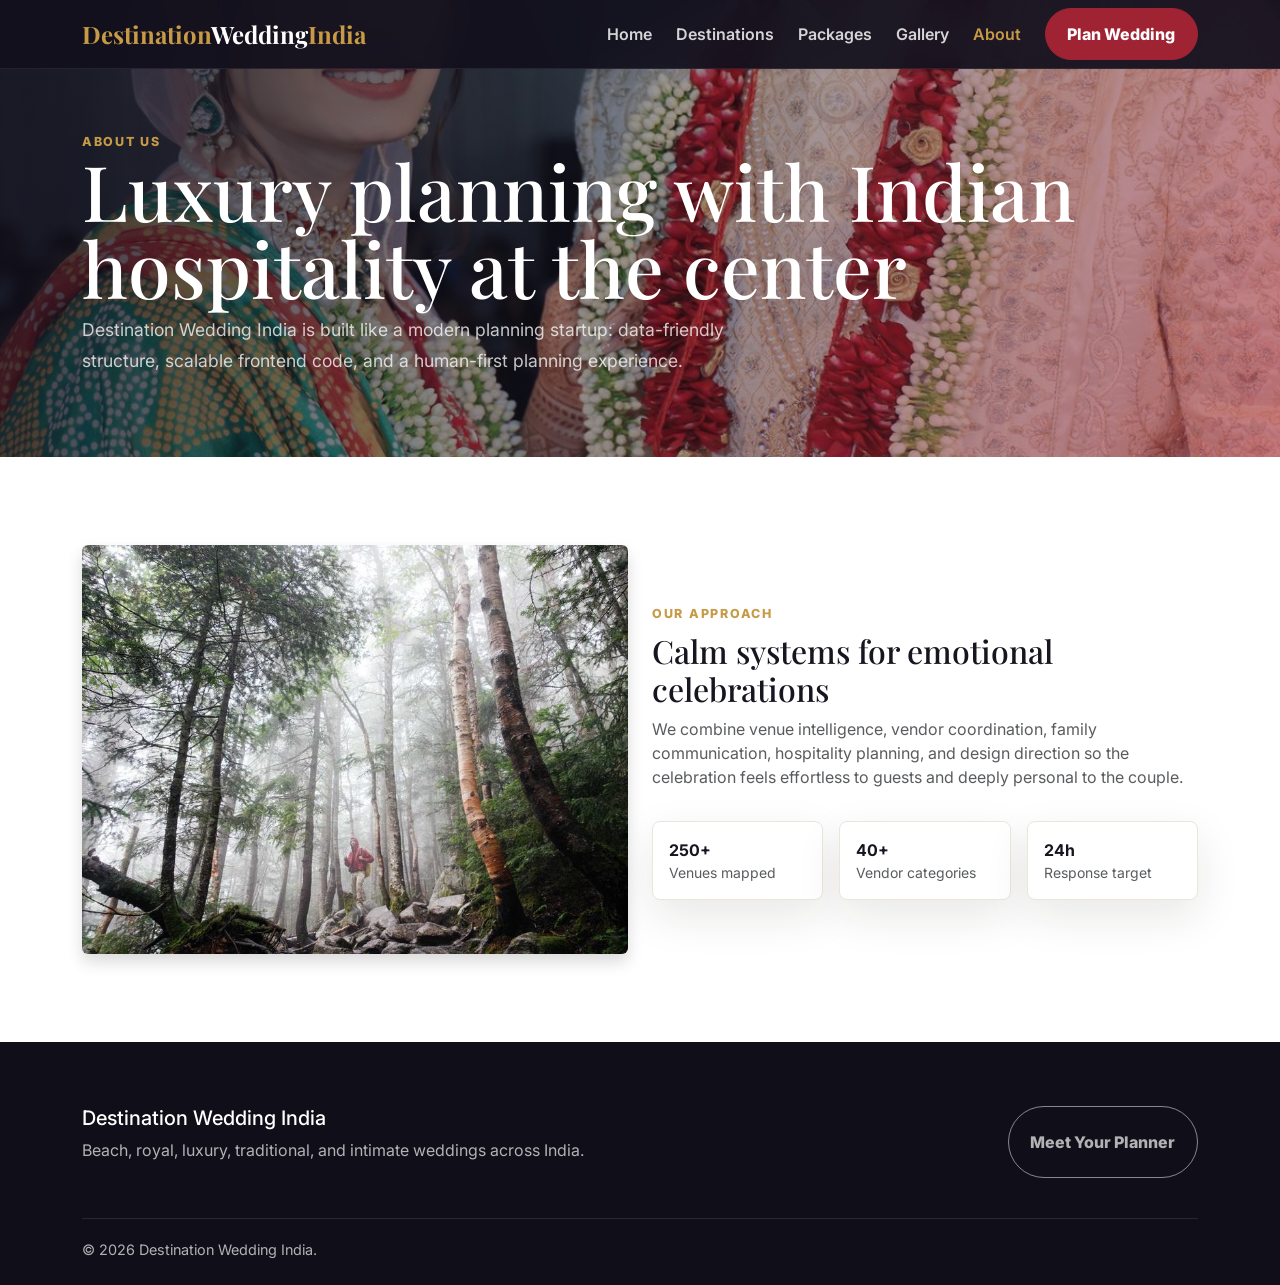
<file: about.html>
<!DOCTYPE html>
<html lang="en">
<head>
  <meta charset="UTF-8"><meta name="viewport" content="width=device-width, initial-scale=1.0">
  <title>About | Destination Wedding India</title>
  <link href="https://cdn.jsdelivr.net/npm/bootstrap@5.3.3/dist/css/bootstrap.min.css" rel="stylesheet"><link rel="stylesheet" href="https://cdn.jsdelivr.net/npm/bootstrap-icons@1.11.3/font/bootstrap-icons.min.css">
  <link rel="stylesheet" href="css/style.css"><link rel="stylesheet" href="css/components.css"><link rel="stylesheet" href="css/responsive.css">
</head>
<body>
  <nav class="navbar navbar-expand-lg fixed-top"><div class="container"><a class="navbar-brand" href="index.html">Destination<span class="brand-mark">Wedding</span>India</a><button class="navbar-toggler" type="button" data-bs-toggle="collapse" data-bs-target="#mainNavbar"><span class="navbar-toggler-icon"></span></button><div class="collapse navbar-collapse" id="mainNavbar"><ul class="navbar-nav ms-auto align-items-lg-center gap-lg-2"><li class="nav-item"><a class="nav-link" data-nav-link href="index.html">Home</a></li><li class="nav-item"><a class="nav-link" data-nav-link href="destinations.html">Destinations</a></li><li class="nav-item"><a class="nav-link" data-nav-link href="packages.html">Packages</a></li><li class="nav-item"><a class="nav-link" data-nav-link href="gallery.html">Gallery</a></li><li class="nav-item"><a class="nav-link" data-nav-link href="about.html">About</a></li><li class="nav-item"><a class="btn-luxury ms-lg-2" href="contact.html">Plan Wedding</a></li></ul></div></div></nav>
  <header class="page-hero"><img src="assets/images/gallery/indian-couple-ceremony.jpg" alt="About Destination Wedding India"><div class="container page-hero-content"><span class="eyebrow">About Us</span><h1>Luxury planning with Indian hospitality at the center</h1><p>Destination Wedding India is built like a modern planning startup: data-friendly structure, scalable frontend code, and a human-first planning experience.</p></div></header>
  <main>
    <section class="section">
      <div class="container">
        <div class="row g-4 align-items-center">
          <div class="col-lg-6"><img class="rounded-2 shadow" src="assets/images/destinations/udaipur.jpg" alt="Palace wedding planning" loading="lazy"></div>
          <div class="col-lg-6">
            <span class="eyebrow">Our Approach</span>
            <h2 class="mt-2">Calm systems for emotional celebrations</h2>
            <p class="text-muted">We combine venue intelligence, vendor coordination, family communication, hospitality planning, and design direction so the celebration feels effortless to guests and deeply personal to the couple.</p>
            <div class="row g-3 mt-3">
              <div class="col-sm-4"><div class="info-card p-3"><strong>250+</strong><span class="d-block text-muted small">Venues mapped</span></div></div>
              <div class="col-sm-4"><div class="info-card p-3"><strong>40+</strong><span class="d-block text-muted small">Vendor categories</span></div></div>
              <div class="col-sm-4"><div class="info-card p-3"><strong>24h</strong><span class="d-block text-muted small">Response target</span></div></div>
            </div>
          </div>
        </div>
      </div>
    </section>
  </main>
  <footer class="footer"><div class="container"><div class="d-flex flex-column flex-md-row justify-content-between gap-3"><div><h5>Destination Wedding India</h5><p>Beach, royal, luxury, traditional, and intimate weddings across India.</p></div><a class="btn-outline-luxury" href="contact.html">Meet Your Planner</a></div><div class="footer-bottom">© 2026 Destination Wedding India.</div></div></footer>
  <button class="btn-luxury back-to-top" id="backToTop" type="button"><i class="bi bi-arrow-up"></i></button><div class="toast-container position-fixed top-0 end-0 p-3"><div id="siteToast" class="toast text-bg-success"><div class="toast-body"></div></div></div>
  <script src="https://cdn.jsdelivr.net/npm/bootstrap@5.3.3/dist/js/bootstrap.bundle.min.js"></script><script src="data/destinations.js"></script><script src="data/packages.js"></script><script src="data/testimonials.js"></script><script src="data/gallery.js"></script><script src="js/utils.js"></script><script src="js/destination.js"></script><script src="js/package.js"></script><script src="js/gallery.js"></script><script src="js/contact.js"></script><script src="js/app.js"></script>
</body>
</html>
</file>
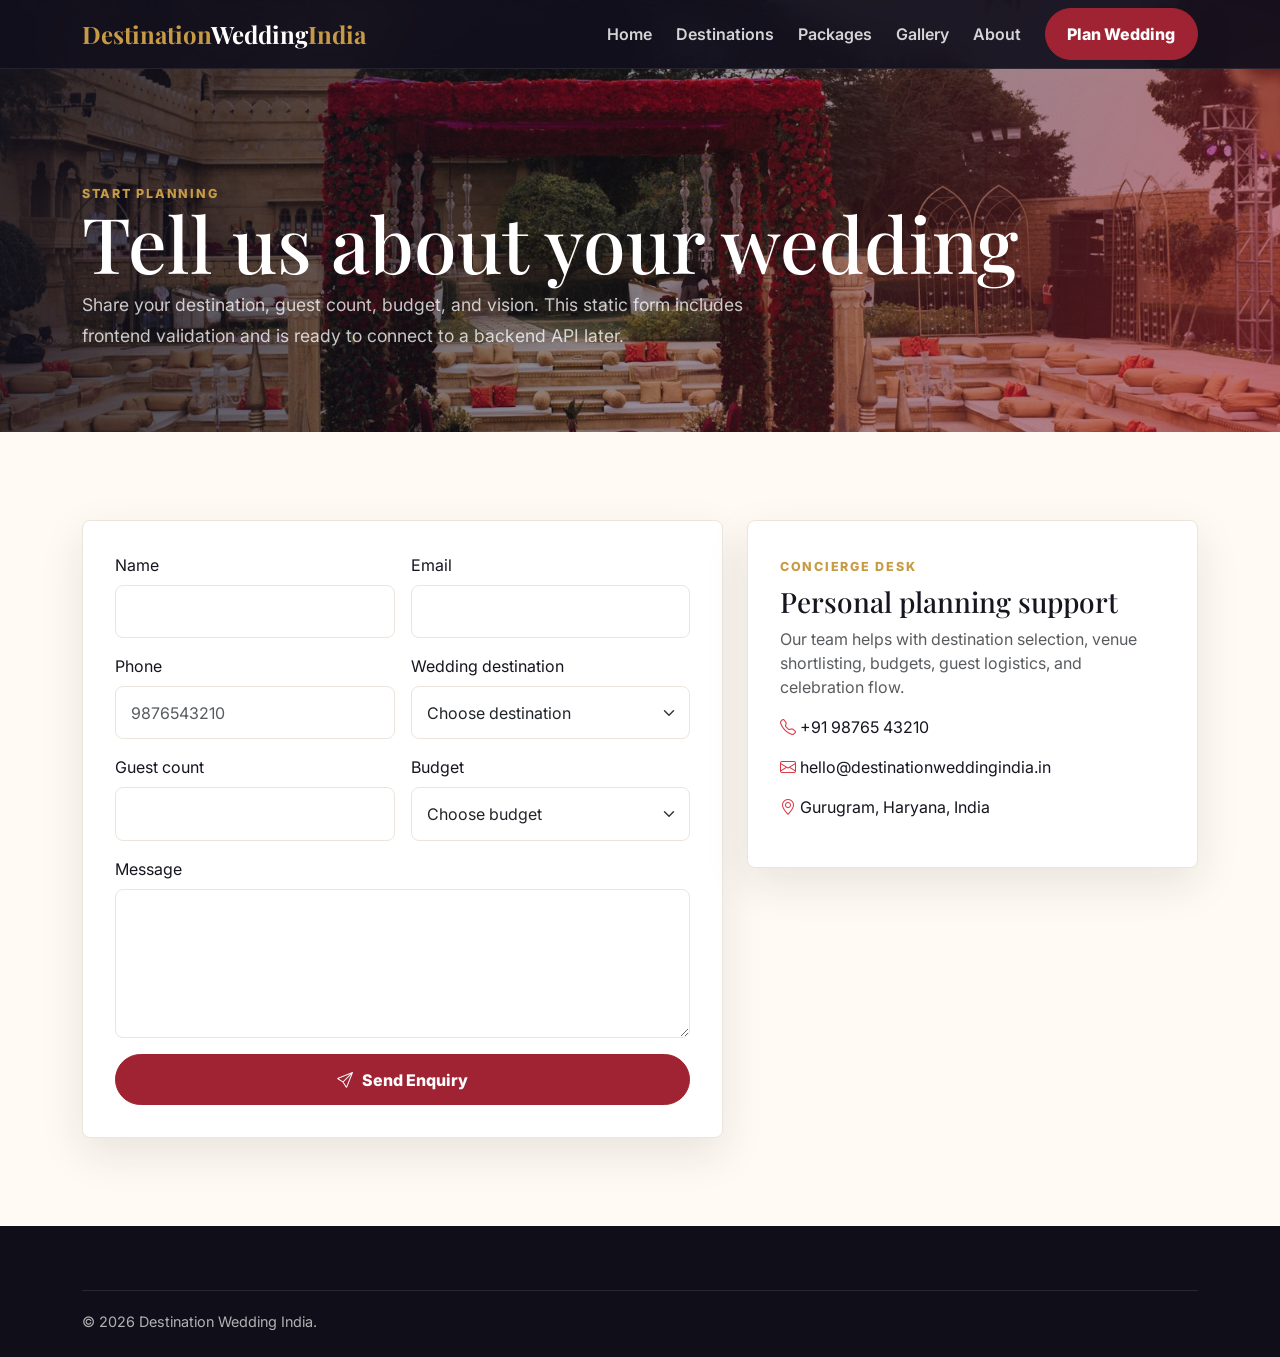
<file: contact.html>
<!DOCTYPE html>
<html lang="en">
<head>
  <meta charset="UTF-8"><meta name="viewport" content="width=device-width, initial-scale=1.0">
  <title>Contact | Destination Wedding India</title>
  <link href="https://cdn.jsdelivr.net/npm/bootstrap@5.3.3/dist/css/bootstrap.min.css" rel="stylesheet"><link rel="stylesheet" href="https://cdn.jsdelivr.net/npm/bootstrap-icons@1.11.3/font/bootstrap-icons.min.css">
  <link rel="stylesheet" href="css/style.css"><link rel="stylesheet" href="css/components.css"><link rel="stylesheet" href="css/responsive.css">
</head>
<body>
  <nav class="navbar navbar-expand-lg fixed-top"><div class="container"><a class="navbar-brand" href="index.html">Destination<span class="brand-mark">Wedding</span>India</a><button class="navbar-toggler" type="button" data-bs-toggle="collapse" data-bs-target="#mainNavbar"><span class="navbar-toggler-icon"></span></button><div class="collapse navbar-collapse" id="mainNavbar"><ul class="navbar-nav ms-auto align-items-lg-center gap-lg-2"><li class="nav-item"><a class="nav-link" data-nav-link href="index.html">Home</a></li><li class="nav-item"><a class="nav-link" data-nav-link href="destinations.html">Destinations</a></li><li class="nav-item"><a class="nav-link" data-nav-link href="packages.html">Packages</a></li><li class="nav-item"><a class="nav-link" data-nav-link href="gallery.html">Gallery</a></li><li class="nav-item"><a class="nav-link" data-nav-link href="about.html">About</a></li><li class="nav-item"><a class="btn-luxury ms-lg-2" href="contact.html">Plan Wedding</a></li></ul></div></div></nav>
  <header class="page-hero"><img src="assets/images/hero-indian-mandap.jpg" alt="Contact destination wedding planner"><div class="container page-hero-content"><span class="eyebrow">Start Planning</span><h1>Tell us about your wedding</h1><p>Share your destination, guest count, budget, and vision. This static form includes frontend validation and is ready to connect to a backend API later.</p></div></header>

  <main class="section section-muted">
    <div class="container">
      <div class="row g-4 align-items-start">
        <div class="col-lg-7">
          <form class="contact-panel needs-validation" id="contactForm" novalidate>
            <div class="row g-3">
              <div class="col-md-6"><label class="form-label" for="name">Name</label><input class="form-control" id="name" name="name" required><div class="invalid-feedback">Name is required.</div></div>
              <div class="col-md-6"><label class="form-label" for="email">Email</label><input class="form-control" id="email" name="email" type="email" required><div class="invalid-feedback">Valid email is required.</div></div>
              <div class="col-md-6"><label class="form-label" for="phone">Phone</label><input class="form-control" id="phone" name="phone" type="tel" placeholder="9876543210" required><div class="invalid-feedback">Valid 10 digit Indian phone number is required.</div></div>
              <div class="col-md-6"><label class="form-label" for="destination">Wedding destination</label><select class="form-select" id="destination" name="destination" data-destination-select required><option value="">Choose destination</option></select><div class="invalid-feedback">Please choose a destination.</div></div>
              <div class="col-md-6"><label class="form-label" for="guests">Guest count</label><input class="form-control" id="guests" name="guests" type="number" min="1" required><div class="invalid-feedback">Guest count is required.</div></div>
              <div class="col-md-6"><label class="form-label" for="budget">Budget</label><select class="form-select" id="budget" name="budget" required><option value="">Choose budget</option><option>₹5-10 Lakhs</option><option>₹10-25 Lakhs</option><option>₹25-50 Lakhs</option><option>₹50 Lakhs+</option></select><div class="invalid-feedback">Budget is required.</div></div>
              <div class="col-12"><label class="form-label" for="message">Message</label><textarea class="form-control" id="message" name="message" rows="5" required></textarea><div class="invalid-feedback">Tell us a little about your wedding.</div></div>
              <div class="col-12"><button class="btn-luxury w-100" type="submit"><i class="bi bi-send"></i> Send Enquiry</button></div>
            </div>
          </form>
        </div>
        <div class="col-lg-5">
          <div class="contact-panel">
            <span class="eyebrow">Concierge Desk</span>
            <h2 class="h3 mt-2">Personal planning support</h2>
            <p class="text-muted">Our team helps with destination selection, venue shortlisting, budgets, guest logistics, and celebration flow.</p>
            <p><i class="bi bi-telephone text-danger"></i> +91 98765 43210</p>
            <p><i class="bi bi-envelope text-danger"></i> hello@destinationweddingindia.in</p>
            <p><i class="bi bi-geo-alt text-danger"></i> Gurugram, Haryana, India</p>
          </div>
        </div>
      </div>
    </div>
  </main>

  <footer class="footer"><div class="container"><div class="footer-bottom mt-0">© 2026 Destination Wedding India.</div></div></footer>
  <button class="btn-luxury back-to-top" id="backToTop" type="button"><i class="bi bi-arrow-up"></i></button><div class="toast-container position-fixed top-0 end-0 p-3"><div id="siteToast" class="toast text-bg-success"><div class="toast-body"></div></div></div>
  <script src="https://cdn.jsdelivr.net/npm/bootstrap@5.3.3/dist/js/bootstrap.bundle.min.js"></script><script src="data/destinations.js"></script><script src="data/packages.js"></script><script src="data/testimonials.js"></script><script src="data/gallery.js"></script><script src="js/utils.js"></script><script src="js/destination.js"></script><script src="js/package.js"></script><script src="js/gallery.js"></script><script src="js/contact.js"></script><script src="js/app.js"></script>
</body>
</html>
</file>
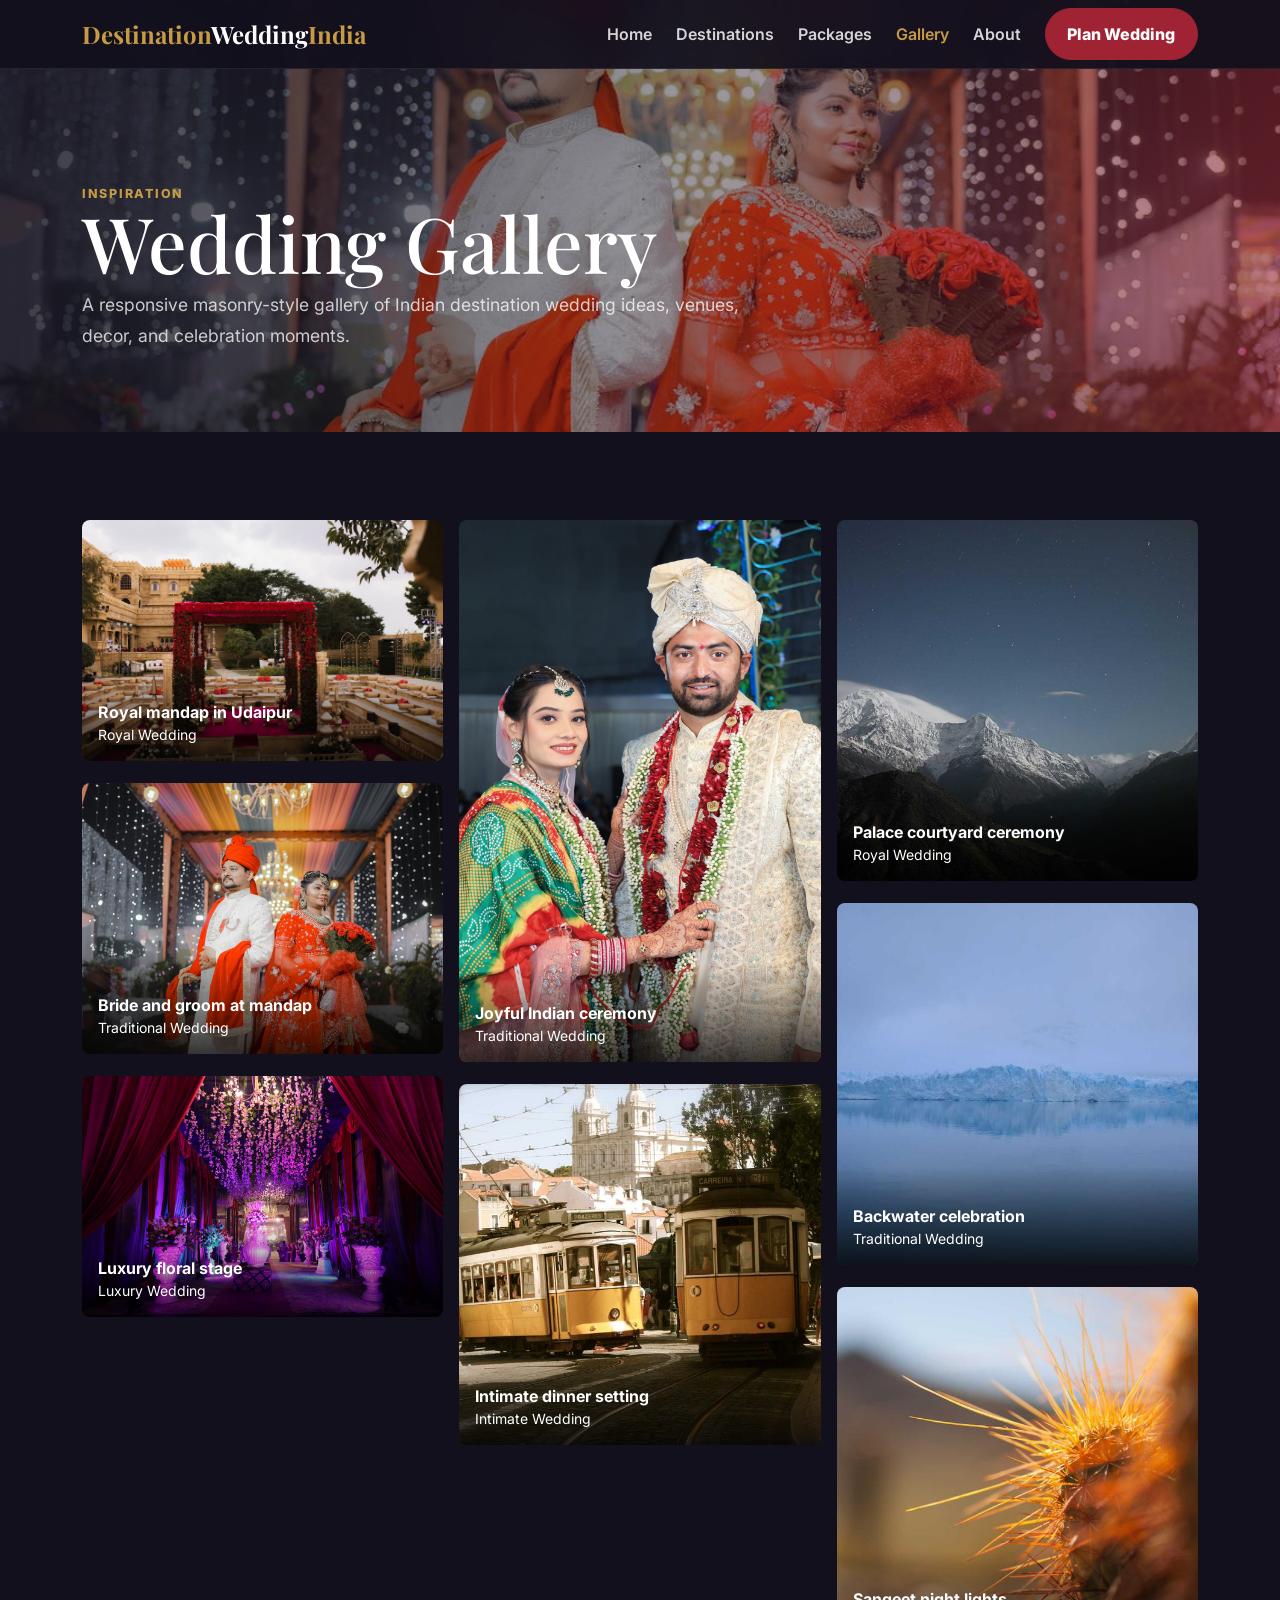
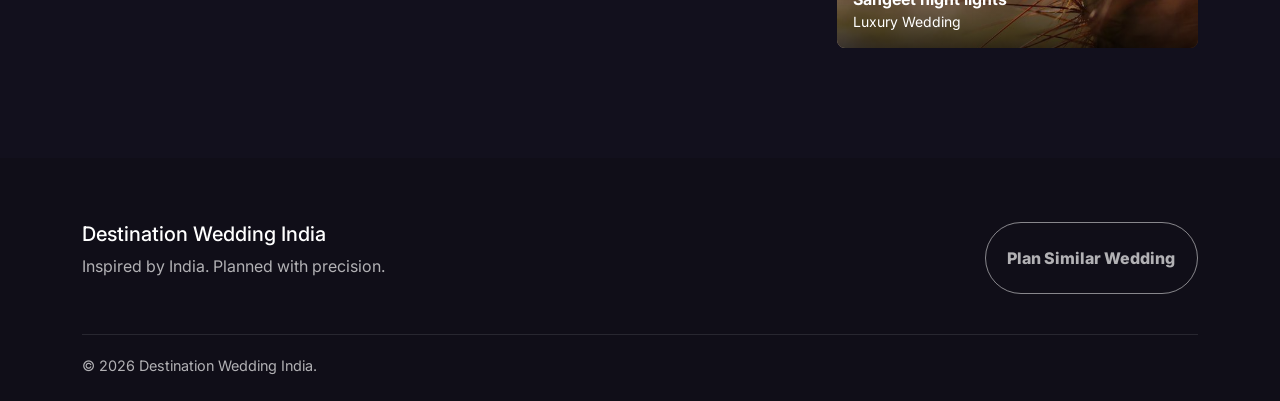
<file: gallery.html>
<!DOCTYPE html>
<html lang="en">
<head>
  <meta charset="UTF-8"><meta name="viewport" content="width=device-width, initial-scale=1.0">
  <title>Gallery | Destination Wedding India</title>
  <link href="https://cdn.jsdelivr.net/npm/bootstrap@5.3.3/dist/css/bootstrap.min.css" rel="stylesheet"><link rel="stylesheet" href="https://cdn.jsdelivr.net/npm/bootstrap-icons@1.11.3/font/bootstrap-icons.min.css">
  <link rel="stylesheet" href="css/style.css"><link rel="stylesheet" href="css/components.css"><link rel="stylesheet" href="css/responsive.css">
</head>
<body>
  <nav class="navbar navbar-expand-lg fixed-top"><div class="container"><a class="navbar-brand" href="index.html">Destination<span class="brand-mark">Wedding</span>India</a><button class="navbar-toggler" type="button" data-bs-toggle="collapse" data-bs-target="#mainNavbar"><span class="navbar-toggler-icon"></span></button><div class="collapse navbar-collapse" id="mainNavbar"><ul class="navbar-nav ms-auto align-items-lg-center gap-lg-2"><li class="nav-item"><a class="nav-link" data-nav-link href="index.html">Home</a></li><li class="nav-item"><a class="nav-link" data-nav-link href="destinations.html">Destinations</a></li><li class="nav-item"><a class="nav-link" data-nav-link href="packages.html">Packages</a></li><li class="nav-item"><a class="nav-link" data-nav-link href="gallery.html">Gallery</a></li><li class="nav-item"><a class="nav-link" data-nav-link href="about.html">About</a></li><li class="nav-item"><a class="btn-luxury ms-lg-2" href="contact.html">Plan Wedding</a></li></ul></div></div></nav>
  <header class="page-hero"><img src="assets/images/gallery/indian-couple-mandap.jpg" alt="Wedding gallery"><div class="container page-hero-content"><span class="eyebrow">Inspiration</span><h1>Wedding Gallery</h1><p>A responsive masonry-style gallery of Indian destination wedding ideas, venues, decor, and celebration moments.</p></div></header>
  <main class="section section-dark"><div class="container"><div class="gallery-masonry" id="galleryGrid"></div></div></main>
  <footer class="footer"><div class="container"><div class="d-flex flex-column flex-md-row justify-content-between gap-3"><div><h5>Destination Wedding India</h5><p>Inspired by India. Planned with precision.</p></div><a class="btn-outline-luxury" href="contact.html">Plan Similar Wedding</a></div><div class="footer-bottom">© 2026 Destination Wedding India.</div></div></footer>
  <button class="btn-luxury back-to-top" id="backToTop" type="button"><i class="bi bi-arrow-up"></i></button><div class="toast-container position-fixed top-0 end-0 p-3"><div id="siteToast" class="toast text-bg-success"><div class="toast-body"></div></div></div>
  <script src="https://cdn.jsdelivr.net/npm/bootstrap@5.3.3/dist/js/bootstrap.bundle.min.js"></script><script src="data/destinations.js"></script><script src="data/packages.js"></script><script src="data/testimonials.js"></script><script src="data/gallery.js"></script><script src="js/utils.js"></script><script src="js/destination.js"></script><script src="js/package.js"></script><script src="js/gallery.js"></script><script src="js/contact.js"></script><script src="js/app.js"></script>
</body>
</html>
</file>
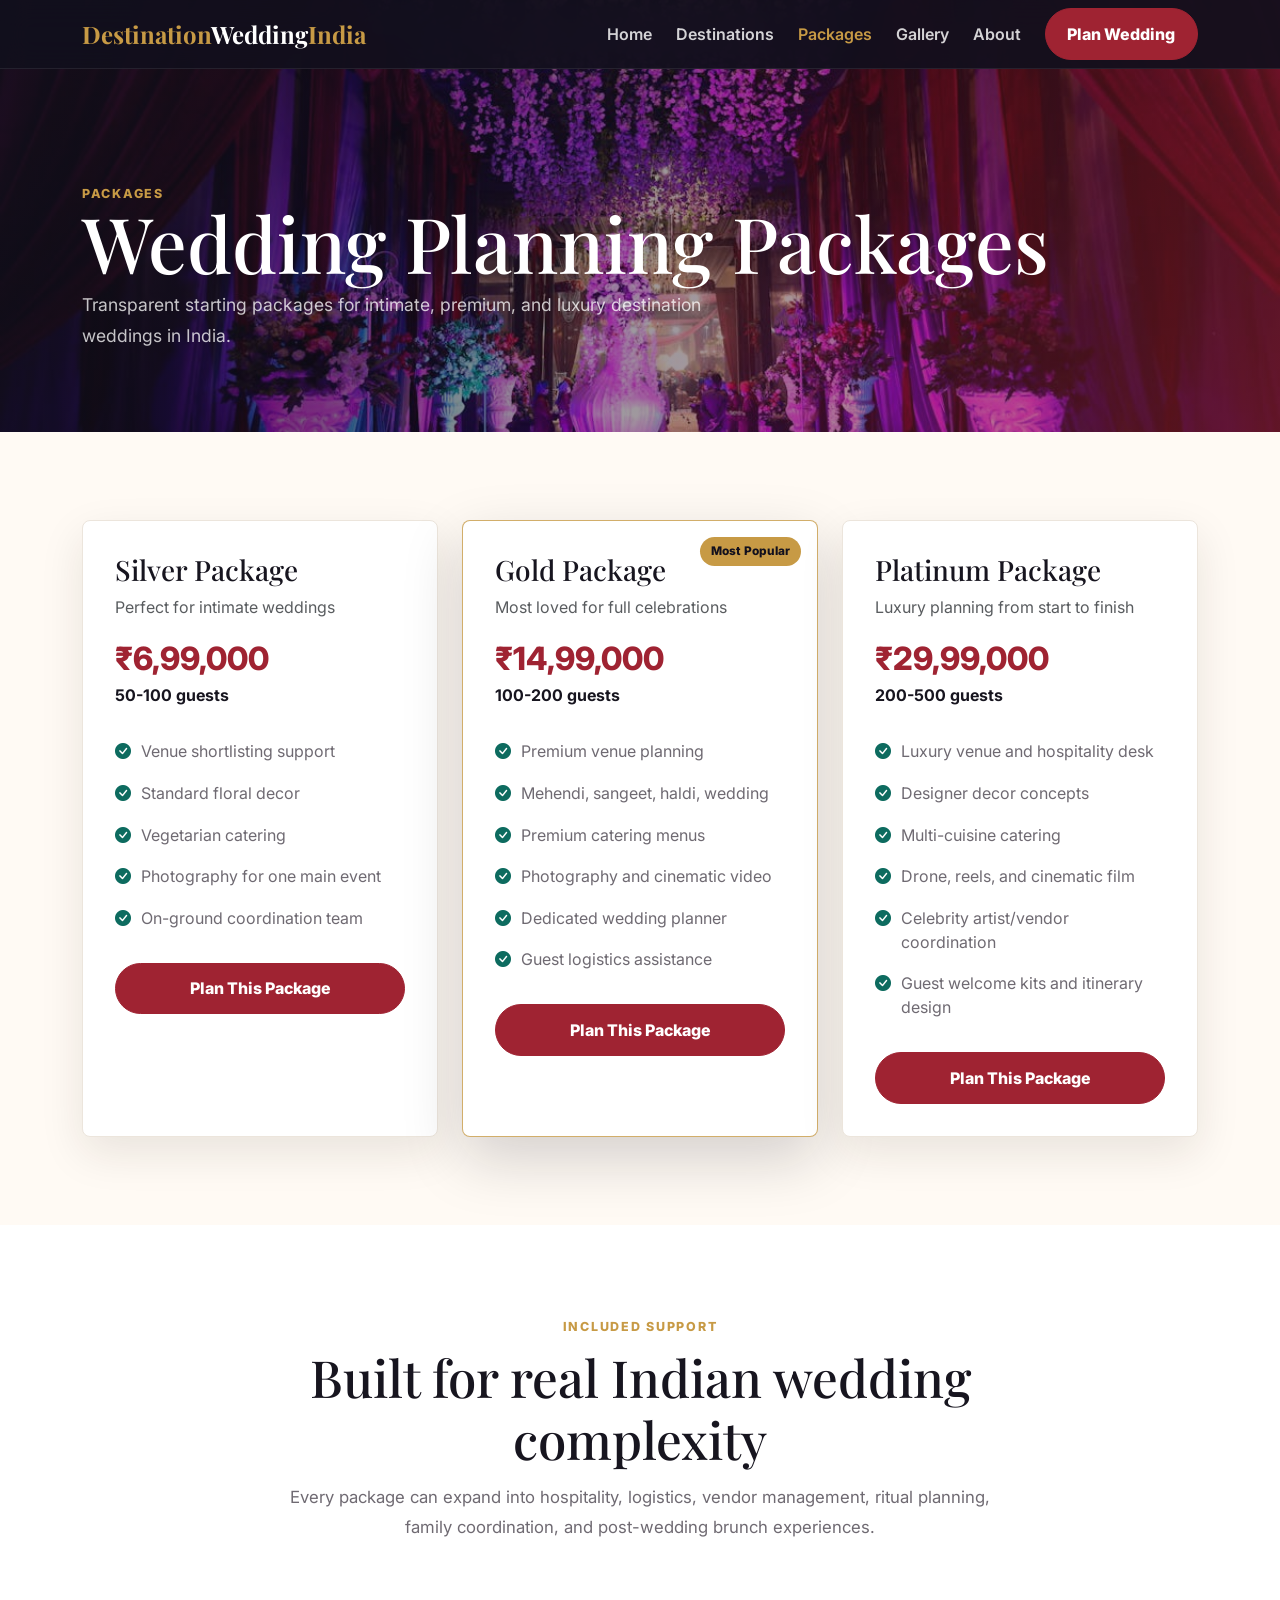
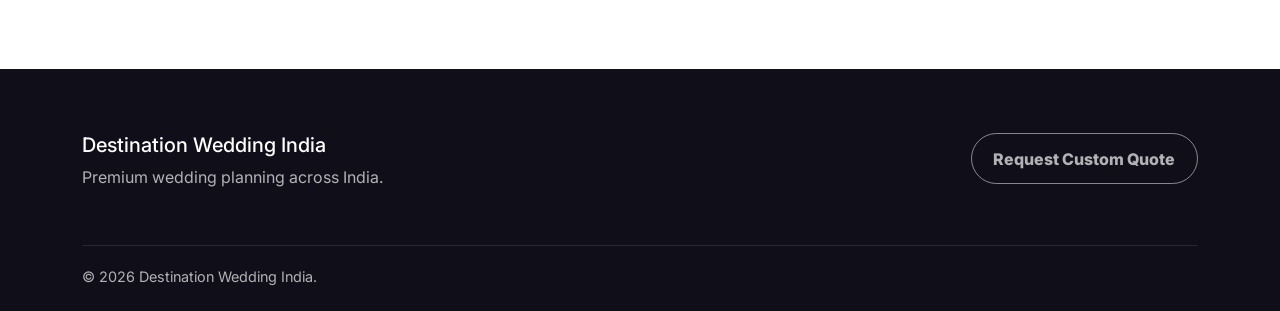
<file: packages.html>
<!DOCTYPE html>
<html lang="en">
<head>
  <meta charset="UTF-8"><meta name="viewport" content="width=device-width, initial-scale=1.0">
  <title>Packages | Destination Wedding India</title>
  <link href="https://cdn.jsdelivr.net/npm/bootstrap@5.3.3/dist/css/bootstrap.min.css" rel="stylesheet"><link rel="stylesheet" href="https://cdn.jsdelivr.net/npm/bootstrap-icons@1.11.3/font/bootstrap-icons.min.css">
  <link rel="stylesheet" href="css/style.css"><link rel="stylesheet" href="css/components.css"><link rel="stylesheet" href="css/responsive.css">
</head>
<body>
  <nav class="navbar navbar-expand-lg fixed-top"><div class="container"><a class="navbar-brand" href="index.html">Destination<span class="brand-mark">Wedding</span>India</a><button class="navbar-toggler" type="button" data-bs-toggle="collapse" data-bs-target="#mainNavbar"><span class="navbar-toggler-icon"></span></button><div class="collapse navbar-collapse" id="mainNavbar"><ul class="navbar-nav ms-auto align-items-lg-center gap-lg-2"><li class="nav-item"><a class="nav-link" data-nav-link href="index.html">Home</a></li><li class="nav-item"><a class="nav-link" data-nav-link href="destinations.html">Destinations</a></li><li class="nav-item"><a class="nav-link" data-nav-link href="packages.html">Packages</a></li><li class="nav-item"><a class="nav-link" data-nav-link href="gallery.html">Gallery</a></li><li class="nav-item"><a class="nav-link" data-nav-link href="about.html">About</a></li><li class="nav-item"><a class="btn-luxury ms-lg-2" href="contact.html">Plan Wedding</a></li></ul></div></div></nav>
  <header class="page-hero"><img src="assets/images/gallery/luxury-floral-mandap.jpg" alt="Luxury wedding reception"><div class="container page-hero-content"><span class="eyebrow">Packages</span><h1>Wedding Planning Packages</h1><p>Transparent starting packages for intimate, premium, and luxury destination weddings in India.</p></div></header>
  <main><section class="section section-muted"><div class="container"><div class="row g-4" id="packagesGrid"></div></div></section><section class="section"><div class="container"><div class="section-heading center"><span class="eyebrow">Included Support</span><h2>Built for real Indian wedding complexity</h2><p>Every package can expand into hospitality, logistics, vendor management, ritual planning, family coordination, and post-wedding brunch experiences.</p></div></div></section></main>
  <footer class="footer"><div class="container"><div class="d-flex flex-column flex-md-row justify-content-between gap-3"><div><h5>Destination Wedding India</h5><p>Premium wedding planning across India.</p></div><div><a class="btn-outline-luxury" href="contact.html">Request Custom Quote</a></div></div><div class="footer-bottom">© 2026 Destination Wedding India.</div></div></footer>
  <button class="btn-luxury back-to-top" id="backToTop" type="button"><i class="bi bi-arrow-up"></i></button><div class="toast-container position-fixed top-0 end-0 p-3"><div id="siteToast" class="toast text-bg-success"><div class="toast-body"></div></div></div>
  <script src="https://cdn.jsdelivr.net/npm/bootstrap@5.3.3/dist/js/bootstrap.bundle.min.js"></script><script src="data/destinations.js"></script><script src="data/packages.js"></script><script src="data/testimonials.js"></script><script src="data/gallery.js"></script><script src="js/utils.js"></script><script src="js/destination.js"></script><script src="js/package.js"></script><script src="js/gallery.js"></script><script src="js/contact.js"></script><script src="js/app.js"></script>
</body>
</html>
</file>
<file: css/style.css>
@import url("https://fonts.googleapis.com/css2?family=Inter:wght@400;500;600;700;800&family=Playfair+Display:wght@600;700&display=swap");

:root {
  --color-ink: #17151f;
  --color-muted: #6f6a72;
  --color-line: #ece5dc;
  --color-surface: #fffaf4;
  --color-white: #ffffff;
  --color-ruby: #9f2332;
  --color-ruby-dark: #761923;
  --color-gold: #c79a45;
  --color-jade: #0d6b5f;
  --color-night: #12101d;
  --shadow-soft: 0 16px 44px rgba(35, 25, 17, 0.1);
  --shadow-strong: 0 22px 60px rgba(18, 16, 29, 0.18);
  --radius: 8px;
  --transition: 180ms ease;
}

* {
  box-sizing: border-box;
}

html {
  scroll-behavior: smooth;
}

body {
  margin: 0;
  color: var(--color-ink);
  font-family: "Inter", system-ui, sans-serif;
  background: var(--color-white);
  overflow-x: hidden;
}

img {
  display: block;
  max-width: 100%;
}

a {
  color: inherit;
}

h1,
h2,
h3,
.navbar-brand {
  font-family: "Playfair Display", Georgia, serif;
}

.page-main {
  padding-top: 78px;
}

.navbar {
  background: rgba(18, 16, 29, 0.92);
  backdrop-filter: blur(16px);
  border-bottom: 1px solid rgba(255, 255, 255, 0.08);
}

.navbar-brand {
  color: var(--color-gold) !important;
  font-size: 1.5rem;
  font-weight: 700;
}

.brand-mark {
  color: var(--color-white);
}

.nav-link {
  color: rgba(255, 255, 255, 0.82) !important;
  font-weight: 600;
}

.nav-link:hover,
.nav-link.active {
  color: var(--color-gold) !important;
}

.navbar-toggler {
  border-color: rgba(255, 255, 255, 0.28);
}

.navbar-toggler:focus {
  box-shadow: 0 0 0 0.15rem rgba(199, 154, 69, 0.35);
}

.navbar-toggler-icon {
  background-image: url("data:image/svg+xml,%3csvg xmlns='http://www.w3.org/2000/svg' viewBox='0 0 30 30'%3e%3cpath stroke='rgba%28255, 255, 255, 0.88%29' stroke-linecap='round' stroke-miterlimit='10' stroke-width='2' d='M4 7h22M4 15h22M4 23h22'/%3e%3c/svg%3e");
}

.hero {
  position: relative;
  min-height: 92vh;
  display: flex;
  align-items: center;
  overflow: hidden;
  color: var(--color-white);
  background: var(--color-night);
}

.hero::before,
.page-hero::before {
  content: "";
  position: absolute;
  inset: 0;
  background: linear-gradient(110deg, rgba(18, 16, 29, 0.86), rgba(18, 16, 29, 0.42), rgba(159, 35, 50, 0.58));
  z-index: 1;
}

.hero-media,
.page-hero img {
  position: absolute;
  inset: 0;
  width: 100%;
  height: 100%;
  object-fit: cover;
}

.hero-content,
.page-hero-content {
  position: relative;
  z-index: 2;
}

.eyebrow {
  display: inline-flex;
  align-items: center;
  gap: 0.5rem;
  color: var(--color-gold);
  font-size: 0.78rem;
  font-weight: 800;
  letter-spacing: 0.14em;
  text-transform: uppercase;
}

.hero h1 {
  max-width: 870px;
  font-size: clamp(3rem, 8vw, 6.8rem);
  line-height: 0.96;
  margin: 1rem 0;
}

.hero .lead {
  max-width: 680px;
  color: rgba(255, 255, 255, 0.78);
  font-size: clamp(1.05rem, 2vw, 1.35rem);
}

.hero-actions,
.section-actions {
  display: flex;
  flex-wrap: wrap;
  gap: 0.85rem;
  margin-top: 2rem;
}

.hero-metrics {
  display: grid;
  grid-template-columns: repeat(3, minmax(0, 1fr));
  gap: 1px;
  max-width: 760px;
  margin-top: 4rem;
  border: 1px solid rgba(255, 255, 255, 0.16);
  background: rgba(255, 255, 255, 0.08);
}

.hero-metric {
  padding: 1.2rem;
  backdrop-filter: blur(14px);
}

.hero-metric strong {
  display: block;
  color: var(--color-gold);
  font-size: 1.55rem;
}

.hero-metric span {
  color: rgba(255, 255, 255, 0.72);
  font-size: 0.88rem;
}

.section {
  padding: 5.5rem 0;
}

.section-muted {
  background: var(--color-surface);
}

.section-dark {
  color: var(--color-white);
  background: var(--color-night);
}

.section-heading {
  max-width: 720px;
  margin-bottom: 2.4rem;
}

.section-heading.center {
  margin-inline: auto;
  text-align: center;
}

.section-heading h2 {
  margin: 0.65rem 0 0.75rem;
  font-size: clamp(2rem, 4vw, 3.3rem);
}

.section-heading p {
  margin: 0;
  color: var(--color-muted);
  font-size: 1.05rem;
  line-height: 1.8;
}

.section-dark .section-heading p {
  color: rgba(255, 255, 255, 0.68);
}

.page-hero {
  position: relative;
  min-height: 48vh;
  display: flex;
  align-items: end;
  overflow: hidden;
  padding: 8rem 0 4rem;
  color: var(--color-white);
  background: var(--color-night);
}

.page-hero h1 {
  font-size: clamp(2.6rem, 6vw, 5rem);
  line-height: 1;
}

.page-hero p {
  max-width: 680px;
  color: rgba(255, 255, 255, 0.76);
  font-size: 1.1rem;
  line-height: 1.8;
}

.footer {
  color: rgba(255, 255, 255, 0.68);
  background: #100e18;
  padding: 4rem 0 1.5rem;
}

.footer h5,
.footer h6 {
  color: var(--color-white);
}

.footer a {
  color: rgba(255, 255, 255, 0.68);
  text-decoration: none;
}

.footer a:hover {
  color: var(--color-gold);
}

.footer-bottom {
  margin-top: 2.5rem;
  padding-top: 1.25rem;
  border-top: 1px solid rgba(255, 255, 255, 0.1);
  font-size: 0.9rem;
}

.back-to-top {
  position: fixed;
  right: 1rem;
  bottom: 1rem;
  z-index: 1000;
  opacity: 0;
  pointer-events: none;
  transform: translateY(8px);
}

.back-to-top.show {
  opacity: 1;
  pointer-events: auto;
  transform: translateY(0);
}
</file>
<file: css/components.css>
.btn-luxury,
.btn-outline-luxury {
  min-height: 46px;
  display: inline-flex;
  align-items: center;
  justify-content: center;
  gap: 0.55rem;
  border-radius: 999px;
  padding: 0.8rem 1.35rem;
  font-weight: 800;
  text-decoration: none;
  transition: var(--transition);
}

.btn-luxury {
  color: var(--color-white);
  background: var(--color-ruby);
  border: 1px solid var(--color-ruby);
}

.btn-luxury:hover {
  color: var(--color-white);
  background: var(--color-ruby-dark);
  border-color: var(--color-ruby-dark);
  transform: translateY(-2px);
}

.btn-outline-luxury {
  color: var(--color-white);
  border: 1px solid rgba(255, 255, 255, 0.5);
}

.btn-outline-luxury:hover {
  color: var(--color-night);
  background: var(--color-gold);
  border-color: var(--color-gold);
  transform: translateY(-2px);
}

.btn-quiet {
  display: inline-flex;
  align-items: center;
  gap: 0.45rem;
  color: var(--color-ruby);
  font-weight: 800;
  text-decoration: none;
  border: 0;
  background: transparent;
}

.destination-card,
.package-card,
.testimonial-card,
.category-card,
.contact-panel,
.info-card {
  border: 1px solid var(--color-line);
  border-radius: var(--radius);
  background: var(--color-white);
  box-shadow: var(--shadow-soft);
}

.destination-card {
  height: 100%;
  overflow: hidden;
  transition: transform var(--transition), box-shadow var(--transition);
}

.destination-card:hover {
  transform: translateY(-6px);
  box-shadow: var(--shadow-strong);
}

.destination-image {
  position: relative;
  height: 245px;
  overflow: hidden;
  background: var(--color-night);
}

.destination-image img {
  width: 100%;
  height: 100%;
  object-fit: cover;
  transition: transform 420ms ease;
}

.destination-card:hover .destination-image img {
  transform: scale(1.08);
}

.destination-image::after {
  content: "";
  position: absolute;
  inset: 0;
  background: linear-gradient(180deg, rgba(18, 16, 29, 0.04), rgba(18, 16, 29, 0.5));
}

.destination-state {
  position: absolute;
  left: 1rem;
  bottom: 1rem;
  z-index: 1;
  color: var(--color-white);
  background: rgba(18, 16, 29, 0.68);
  border: 1px solid rgba(255, 255, 255, 0.22);
  border-radius: 999px;
  padding: 0.42rem 0.78rem;
  font-size: 0.78rem;
  font-weight: 800;
  backdrop-filter: blur(10px);
}

.destination-card-body {
  padding: 1.35rem;
}

.destination-type {
  color: var(--color-ruby);
  font-size: 0.82rem;
  font-weight: 900;
  letter-spacing: 0.08em;
  text-transform: uppercase;
}

.destination-meta {
  display: flex;
  flex-wrap: wrap;
  gap: 0.55rem;
  margin: 0.85rem 0;
}

.pill {
  display: inline-flex;
  align-items: center;
  gap: 0.35rem;
  width: fit-content;
  padding: 0.4rem 0.7rem;
  color: var(--color-ruby);
  background: rgba(159, 35, 50, 0.08);
  border-radius: 999px;
  font-size: 0.78rem;
  font-weight: 800;
}

.package-card {
  position: relative;
  height: 100%;
  padding: 2rem;
}

.package-card.featured {
  border-color: rgba(199, 154, 69, 0.8);
  box-shadow: var(--shadow-strong);
}

.package-badge {
  position: absolute;
  top: 1rem;
  right: 1rem;
  color: var(--color-night);
  background: var(--color-gold);
  border-radius: 999px;
  padding: 0.35rem 0.7rem;
  font-size: 0.74rem;
  font-weight: 800;
}

.package-price {
  color: var(--color-ruby);
  font-size: 2rem;
  font-weight: 800;
}

.feature-list {
  padding: 0;
  margin: 1.5rem 0;
  list-style: none;
}

.feature-list li {
  display: flex;
  gap: 0.6rem;
  padding: 0.55rem 0;
  color: var(--color-muted);
}

.feature-list i {
  color: var(--color-jade);
}

.category-card {
  height: 100%;
  padding: 1.5rem;
}

.category-icon,
.social-link {
  width: 44px;
  height: 44px;
  display: inline-flex;
  align-items: center;
  justify-content: center;
  border-radius: 50%;
}

.category-icon {
  color: var(--color-ruby);
  background: rgba(199, 154, 69, 0.16);
  font-size: 1.25rem;
  margin-bottom: 1rem;
}

.testimonial-card {
  height: 100%;
  padding: 1.5rem;
}

.testimonial-card img {
  width: 54px;
  height: 54px;
  object-fit: cover;
  border-radius: 50%;
}

.stars {
  color: var(--color-gold);
}

.gallery-masonry {
  column-count: 3;
  column-gap: 1rem;
}

.gallery-item {
  position: relative;
  display: inline-block;
  width: 100%;
  margin: 0 0 1rem;
  overflow: hidden;
  border-radius: var(--radius);
  background: var(--color-night);
}

.gallery-item img {
  width: 100%;
  object-fit: cover;
  transition: transform var(--transition);
}

.gallery-item:hover img {
  transform: scale(1.04);
}

.gallery-caption {
  position: absolute;
  inset-inline: 0;
  bottom: 0;
  padding: 2.3rem 1rem 1rem;
  color: var(--color-white);
  background: linear-gradient(transparent, rgba(0, 0, 0, 0.75));
}

.filter-bar {
  display: flex;
  flex-wrap: wrap;
  gap: 0.8rem;
  padding: 1rem;
  margin-bottom: 2rem;
  border: 1px solid var(--color-line);
  border-radius: var(--radius);
  background: var(--color-white);
}

.filter-bar .form-control,
.filter-bar .form-select {
  max-width: 240px;
}

.contact-panel {
  padding: 2rem;
}

.form-control,
.form-select {
  border-color: var(--color-line);
  border-radius: var(--radius);
  padding: 0.85rem 0.95rem;
}

.form-control:focus,
.form-select:focus {
  border-color: var(--color-gold);
  box-shadow: 0 0 0 0.18rem rgba(199, 154, 69, 0.18);
}

.invalid-feedback {
  font-weight: 600;
}

.accordion-button:not(.collapsed) {
  color: var(--color-ruby);
  background: rgba(199, 154, 69, 0.12);
}

.modal-facts {
  display: grid;
  grid-template-columns: repeat(2, minmax(0, 1fr));
  gap: 0.75rem;
}

.modal-facts div {
  padding: 1rem;
  border: 1px solid var(--color-line);
  border-radius: var(--radius);
  background: var(--color-surface);
}

.modal-facts strong,
.modal-facts span {
  display: block;
}

.modal-facts strong {
  color: var(--color-muted);
  font-size: 0.78rem;
  text-transform: uppercase;
}

.social-link {
  color: var(--color-white) !important;
  background: rgba(255, 255, 255, 0.1);
  text-decoration: none;
}

.social-link:hover {
  color: var(--color-night) !important;
  background: var(--color-gold);
}

.destination-detail-hero {
  position: relative;
  min-height: 78vh;
  display: flex;
  align-items: end;
  overflow: hidden;
  color: var(--color-white);
  background: var(--color-night);
  padding: 8rem 0 5rem;
}

.destination-detail-hero img {
  position: absolute;
  inset: 0;
  width: 100%;
  height: 100%;
  object-fit: cover;
}

.destination-detail-overlay {
  position: absolute;
  inset: 0;
  background: linear-gradient(110deg, rgba(18, 16, 29, 0.88), rgba(18, 16, 29, 0.45), rgba(159, 35, 50, 0.55));
}

.destination-detail-hero-content {
  position: relative;
  z-index: 1;
}

.destination-detail-hero h1 {
  max-width: 840px;
  margin: 0.8rem 0 1rem;
  font-size: clamp(3rem, 7vw, 6rem);
  line-height: 0.98;
}

.destination-detail-hero p {
  max-width: 680px;
  color: rgba(255, 255, 255, 0.78);
  font-size: 1.15rem;
  line-height: 1.8;
}

.detail-back-link {
  width: fit-content;
  display: flex;
  align-items: center;
  gap: 0.4rem;
  color: rgba(255, 255, 255, 0.78);
  margin-bottom: 1.25rem;
  text-decoration: none;
  font-weight: 800;
}

.detail-back-link:hover {
  color: var(--color-gold);
}

.detail-facts-grid {
  display: grid;
  grid-template-columns: repeat(4, minmax(0, 1fr));
  gap: 1rem;
}

.detail-fact-card,
.detail-side-panel,
.timeline-card {
  border: 1px solid var(--color-line);
  border-radius: var(--radius);
  background: var(--color-white);
  box-shadow: var(--shadow-soft);
}

.detail-fact-card {
  padding: 1.25rem;
}

.detail-fact-card i {
  color: var(--color-ruby);
  font-size: 1.4rem;
}

.detail-fact-card span,
.timeline-card span {
  display: block;
  color: var(--color-muted);
  font-size: 0.78rem;
  font-weight: 900;
  letter-spacing: 0.08em;
  text-transform: uppercase;
  margin-top: 0.8rem;
}

.detail-fact-card strong {
  display: block;
  margin-top: 0.25rem;
  font-size: 1.1rem;
}

.detail-lead {
  color: var(--color-ink);
  font-size: 1.18rem;
  line-height: 1.8;
}

.detail-list-block {
  margin-top: 2rem;
}

.detail-list-block h3,
.detail-side-panel h3 {
  font-size: 1.35rem;
}

.detail-pill-list {
  display: flex;
  flex-wrap: wrap;
  gap: 0.7rem;
}

.detail-side-panel {
  position: sticky;
  top: 100px;
  padding: 1.5rem;
}

.detail-timeline {
  display: grid;
  grid-template-columns: repeat(4, minmax(0, 1fr));
  gap: 1rem;
}

.timeline-card {
  padding: 1.4rem;
}

.timeline-card h3 {
  font-size: 1.12rem;
  margin-top: 0.45rem;
}

.detail-gallery {
  display: grid;
  grid-template-columns: 1.2fr 0.9fr 0.9fr;
  gap: 1rem;
}

.detail-gallery img {
  width: 100%;
  height: 340px;
  object-fit: cover;
  border-radius: var(--radius);
  box-shadow: var(--shadow-soft);
}

.detail-gallery img:first-child {
  height: 460px;
  grid-row: span 2;
}
</file>
<file: css/responsive.css>
@media (max-width: 991.98px) {
  .navbar-collapse {
    padding: 1rem 0;
  }

  .hero {
    min-height: 86vh;
  }

  .hero-metrics {
    grid-template-columns: 1fr;
    margin-top: 2.5rem;
  }

  .gallery-masonry {
    column-count: 2;
  }

  .detail-facts-grid,
  .detail-timeline {
    grid-template-columns: repeat(2, minmax(0, 1fr));
  }

  .detail-gallery {
    grid-template-columns: 1fr;
  }

  .detail-gallery img,
  .detail-gallery img:first-child {
    height: 280px;
    grid-row: auto;
  }

  .filter-bar .form-control,
  .filter-bar .form-select {
    max-width: none;
    flex: 1 1 220px;
  }
}

@media (max-width: 767.98px) {
  .page-main {
    padding-top: 68px;
  }

  .section {
    padding: 3.5rem 0;
  }

  .hero {
    min-height: 88vh;
  }

  .hero h1 {
    font-size: 2.65rem;
    line-height: 1.04;
    max-width: 100%;
    overflow-wrap: break-word;
  }

  .hero .lead {
    font-size: 1rem;
  }

  .hero-actions,
  .section-actions {
    align-items: stretch;
    flex-direction: column;
  }

  .hero-actions a,
  .section-actions a,
  .section-actions button {
    width: 100%;
  }

  .destination-card img {
    height: 220px;
  }

  .gallery-masonry {
    column-count: 1;
  }

  .destination-detail-hero {
    min-height: 72vh;
    padding: 6.5rem 0 3rem;
  }

  .destination-detail-hero h1 {
    font-size: 2.6rem;
  }

  .detail-facts-grid,
  .detail-timeline {
    grid-template-columns: 1fr;
  }

  .contact-panel {
    padding: 1.25rem;
  }
}

@media (max-width: 420px) {
  .navbar-brand {
    font-size: 1.25rem;
  }

  .navbar-brand .brand-mark {
    display: none;
  }

  .hero h1 {
    font-size: 2.35rem;
  }
}
</file>
